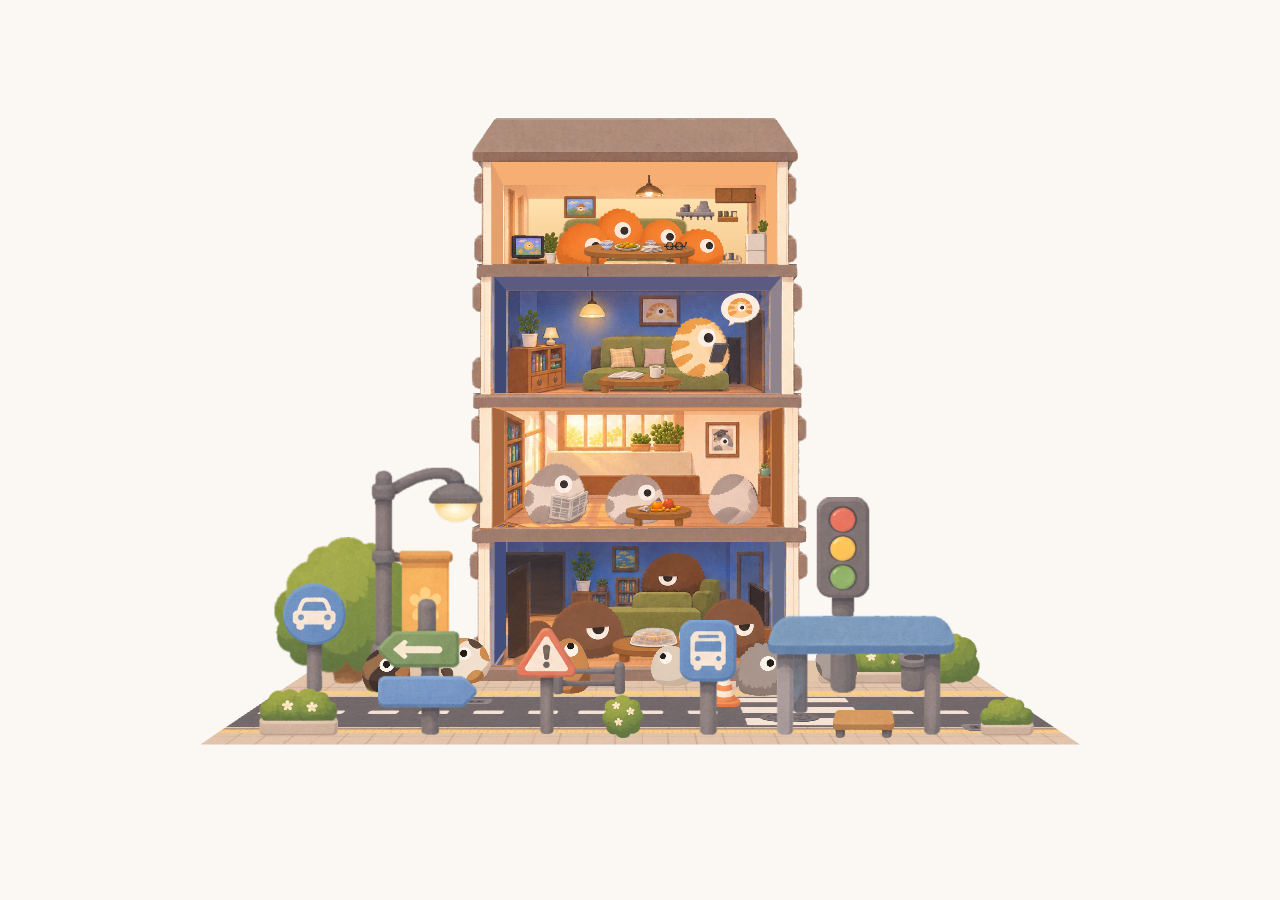
<file: ar-model.html>
<!DOCTYPE html>
<html lang="zh-TW">
<head>
<meta charset="UTF-8">
<meta name="viewport" content="width=device-width, initial-scale=1">
<title>家書 Jiashu｜公寓模型</title>
<style>
html, body { margin: 0; height: 100%; background: #FBF8F4; overflow: hidden; }
canvas { display: block; touch-action: none; }
</style>
<script type="importmap">{ "imports": { "three": "./vendor/three/three.module.js" } }</script>
</head>
<body>
<script type="module">
// 2.5D 公寓模型的預覽：拖曳旋轉；生物依 ?t 之外的時間做呼吸動畫
import * as THREE from 'three';
import { GLTFLoader } from './vendor/three/GLTFLoader.js';
import { OrbitControls } from './vendor/three/OrbitControls.js';

const q = new URLSearchParams(location.search);
const renderer = new THREE.WebGLRenderer({ antialias: true, alpha: true, preserveDrawingBuffer: true });
renderer.setPixelRatio(Math.min(devicePixelRatio, 2));
renderer.setSize(innerWidth, innerHeight);
document.body.appendChild(renderer.domElement);
const scene = new THREE.Scene();
const camera = new THREE.PerspectiveCamera(32, innerWidth / innerHeight, 0.05, 20);
const fit = () => (0.86 / Math.tan(THREE.MathUtils.degToRad(16))) * Math.max(1, 0.62 / (innerWidth / innerHeight));
const yaw = Number(q.get('yaw') || 0), pitch = Number(q.get('pitch') || 0), d = fit() + 1.5;
camera.position.set(Math.sin(yaw) * Math.cos(pitch) * d, Math.sin(pitch) * d, Math.cos(yaw) * Math.cos(pitch) * d);
const controls = new OrbitControls(camera, renderer.domElement);
controls.enableDamping = true;
controls.target.set(0, -0.14, 0.45);   // 看向建築與前方人行道的中心
camera.position.add(controls.target);
controls.minPolarAngle = 0.6; controls.maxPolarAngle = 2.5;
const creatures = [];
new GLTFLoader().load('assets/ar/apartment.glb', gltf => {
    gltf.scene.updateMatrixWorld(true);
    gltf.scene.traverse(o => {
        if (o.isMesh && o.material.map) o.material.map.anisotropy = 8;
        // 圖層彼此平行：固定依 z 由後往前畫，不能交給 three.js 依距離排序
        if (o.isMesh && o.material.transparent) o.renderOrder = new THREE.Box3().setFromObject(o).getCenter(new THREE.Vector3()).z * 1000;
        if (o.userData.kind === 'creature') creatures.push({ o, phase: creatures.length * 1.7 });
    });
    scene.add(gltf.scene);
    window.modelReady = true;
});
addEventListener('resize', () => { camera.aspect = innerWidth / innerHeight; camera.updateProjectionMatrix(); renderer.setSize(innerWidth, innerHeight); });
renderer.setAnimationLoop(t => {
    for (const { o, phase } of creatures) {
        const b = Math.sin(t / 700 + phase);
        o.scale.set(1 - b * 0.012, 1 + b * 0.022, 1);
    }
    controls.update();
    renderer.render(scene, camera);
});
</script>
</body>
</html>
</file>
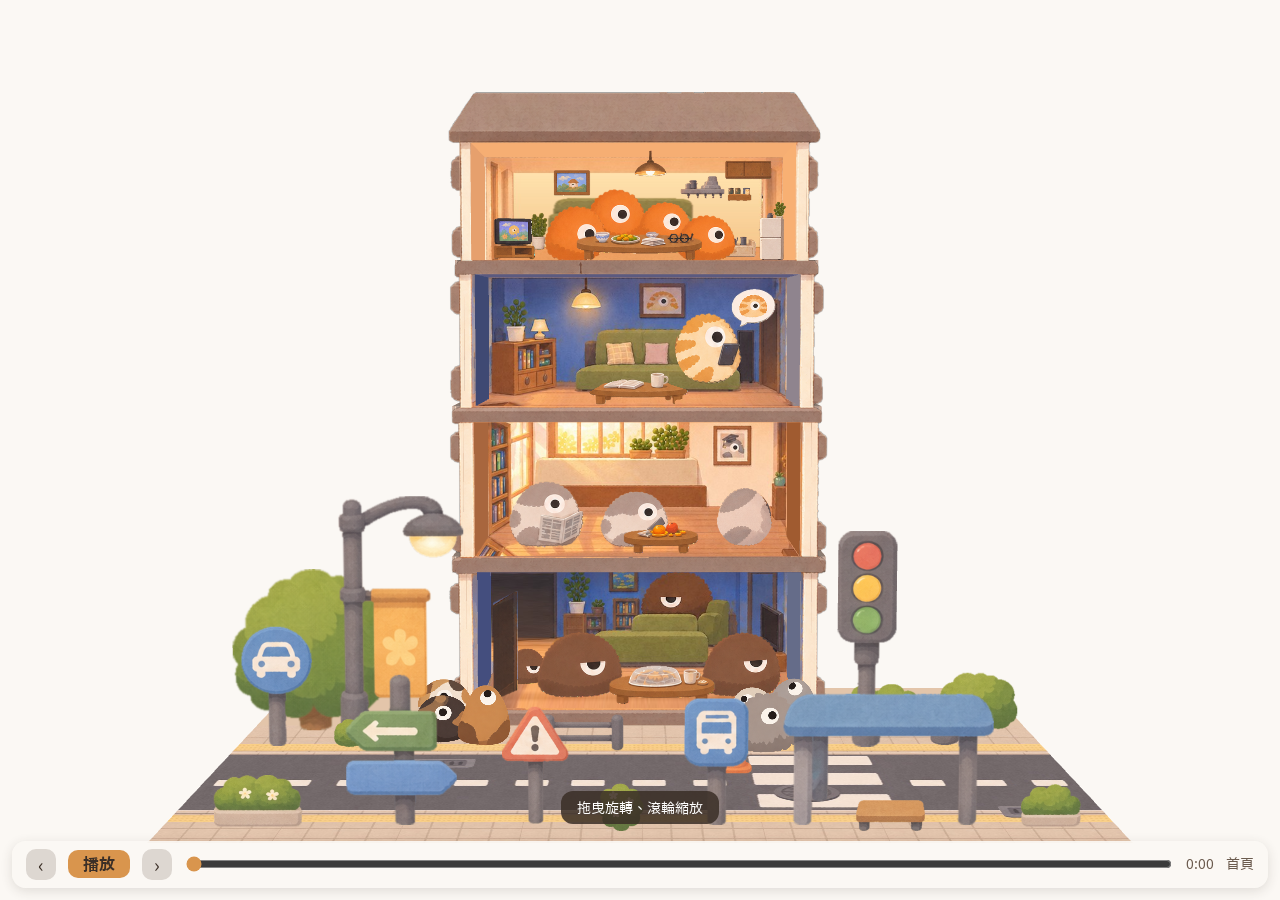
<file: ar-story.html>
<!DOCTYPE html>
<html lang="zh-TW">
<head>
<meta charset="UTF-8">
<meta name="viewport" content="width=device-width, initial-scale=1">
<title>家書 Jiashu｜子女長大以後，家由誰來帶動？</title>
<style>
@font-face { font-family: 'Taipei Sans TC Beta'; src: url('fonts/TaipeiSansTCBeta-Regular.ttf') format('truetype'); font-weight: 400; font-display: swap; }
@font-face { font-family: 'Taipei Sans TC Beta'; src: url('fonts/TaipeiSansTCBeta-Bold.ttf') format('truetype'); font-weight: 700; font-display: swap; }
:root { --ink: #3B2F27; --soft: #6B5B4E; --paper: #FBF8F4; --amber: #D9954D; --mist: #DDD7D1; --sand: #F3E6D2; }
html, body { margin: 0; height: 100%; overflow: hidden; background: var(--paper); color: var(--ink); font-family: 'Taipei Sans TC Beta', 'PingFang TC', sans-serif; }
body:not(.ar) canvas { position: fixed; inset: 0; display: block; }
body.ar, html:has(body.ar) { background: #000; }
#ar-stage { position: fixed; inset: 0; display: none; overflow: hidden; }
body.ar #ar-stage { display: block; }
#ar-gate { position: fixed; inset: 0; z-index: 20; display: flex; flex-direction: column; align-items: center; justify-content: center; gap: 14px; padding: 24px; background: var(--paper); text-align: center; }
#ar-gate[hidden], #ar-hint[hidden], #ar-start[hidden] { display: none; }
#ar-progress { width: min(320px, 80vw); height: 12px; border-radius: 6px; background: var(--mist); overflow: hidden; }
#ar-progress i { display: block; height: 100%; width: 0; background: var(--amber); border-radius: 6px; transition: width .15s; }
#ar-label { font-variant-numeric: tabular-nums; }
#ar-gate img { width: 150px; height: 150px; object-fit: contain; }
#ar-gate h1 { font-size: 1.5rem; margin: 0; }
#ar-gate p { margin: 0; color: var(--soft); line-height: 1.6; }
#ar-start { font: inherit; font-weight: 700; font-size: 1.1rem; border: none; background: var(--amber); color: var(--ink); border-radius: 12px; padding: 12px 28px; cursor: pointer; }
#ar-hint { position: fixed; left: 50%; top: 40%; transform: translateX(-50%); z-index: 10; background: rgba(251, 248, 244, .92); padding: 10px 18px; border-radius: 12px; font-weight: 700; white-space: nowrap; }
body.ar #note { color: #fff; text-shadow: 0 1px 3px #000; z-index: 10; }
body.ar #bar { z-index: 10; }
#bar:has(#reset:not([hidden])) #reset { position: fixed; right: 12px; bottom: 124px; z-index: 11; padding: 9px 14px; box-shadow: 0 3px 12px rgba(59, 47, 39, .2); }
#tip { position: fixed; left: 50%; bottom: 76px; transform: translateX(-50%); z-index: 11; max-width: calc(100vw - 32px); background: rgba(59, 47, 39, .86); color: #fff; padding: 9px 16px; border-radius: 12px; font-size: .9rem; white-space: nowrap; opacity: 0; transition: opacity .4s; pointer-events: none; }
#tip.on { opacity: 1; }
#ar-skip { font-weight: 700; color: var(--ink); background: var(--sand); border-radius: 12px; padding: 10px 22px; text-decoration: none; }
#to3d { display: none; color: var(--soft); font-size: .85rem; text-decoration: none; white-space: nowrap; }
body.ar #to3d { display: inline; }
@media (max-height: 480px) { #ar-gate { gap: 6px; padding: 10px; } #ar-gate img { width: 64px; height: 64px; } #ar-gate h1 { font-size: 1.15rem; } #ar-gate p { line-height: 1.35; font-size: .85rem; } #ar-gate img { display: none; } #ar-start, #ar-skip { padding: 7px 20px; font-size: .95rem; } }
.nav { font: inherit; font-size: 1.2rem; line-height: 1; border: none; background: var(--mist); color: var(--ink); border-radius: 10px; padding: 6px 12px; cursor: pointer; }
#reset { font: inherit; font-size: .82rem; border: none; background: var(--sand); color: var(--ink); border-radius: 10px; padding: 6px 10px; cursor: pointer; white-space: nowrap; }
#note { position: fixed; left: 16px; top: 12px; font-size: .78rem; color: var(--soft); opacity: 0; transition: opacity .4s; pointer-events: none; }
#note.on { opacity: 1; }
#bar { position: fixed; left: 12px; right: 12px; bottom: 12px; display: flex; align-items: center; gap: 12px; background: rgba(251, 248, 244, .92); padding: 8px 14px; border-radius: 14px; box-shadow: 0 3px 12px rgba(59, 47, 39, .14); }
#play { font: inherit; font-weight: 700; border: none; background: var(--amber); color: var(--ink); border-radius: 10px; padding: 6px 14px; cursor: pointer; min-width: 62px; }
#seek { flex: 1; accent-color: #D9954D; min-width: 0; }
#time { font-size: .85rem; color: var(--soft); font-variant-numeric: tabular-nums; }
#home { color: var(--soft); font-size: .85rem; text-decoration: none; white-space: nowrap; }
</style>
<script type="importmap">{ "imports": { "three": "./vendor/three/three.module.js", "three/addons/renderers/CSS3DRenderer.js": "./vendor/three/CSS3DRenderer.js" } }</script>
</head>
<body>
<div id="ar-stage"></div>
<div id="ar-gate" hidden>
    <img src="assets/cats/home-vr.webp" alt="">
    <h1>把手機對準海報</h1>
    <p>按下開始後允許使用相機，<br>公寓會從海報上長出來。</p>
    <div id="ar-progress" role="progressbar" aria-valuemin="0" aria-valuemax="100" aria-valuenow="0"><i></i></div>
    <p id="ar-label">載入中… 0%</p>
    <button id="ar-start" type="button" hidden>開啟相機</button>
    <a id="ar-skip" href="ar-story.html">不開相機，直接玩 3D 模型</a>
    <p id="ar-msg" role="status"></p>
</div>
<div id="ar-hint" hidden>請把鏡頭對準整張海報</div>
<div id="tip" role="status"></div>
<div id="note">插圖與動態為示意，非個別家庭資料；統計結果為關聯，不代表因果</div>
<div id="bar">
    <button class="nav" id="prev" type="button" aria-label="上一段">‹</button>
    <button id="play" type="button">暫停</button>
    <button class="nav" id="next" type="button" aria-label="下一段">›</button>
    <input id="seek" type="range" min="0" max="108" step="0.1" value="0" aria-label="播放進度">
    <span id="time">0:00</span>
    <button id="reset" type="button" hidden>回到導覽視角</button>
    <a id="to3d" href="ar-story.html">免相機</a>
    <a id="home" href="index.html#/">首頁</a>
</div>
<script>
// AR 的讀取進度：一打開網址就顯示，依實際下載的位元組計算（下載結果會留在瀏覽器快取，之後載入模組不必再抓）
(function () {
    if (!new URLSearchParams(location.search).has('ar')) return;
    document.getElementById('ar-gate').hidden = false;
    var bar = document.getElementById('ar-progress'), fill = bar.firstElementChild, label = document.getElementById('ar-label'), text = '載入中…';
    window.arProgress = function (p, t) {
        if (t !== undefined) text = t;
        var n = Math.round(p * 100);
        fill.style.width = n + '%'; bar.setAttribute('aria-valuenow', n);
        label.textContent = text ? text + ' ' + n + '%' : '';
    };
    var sizes = {"vendor/three/three.module.js": 1272972, "vendor/three/GLTFLoader.js": 108521, "vendor/three/utils/BufferGeometryUtils.js": 31906, "vendor/three/CSS3DRenderer.js": 7804, "vendor/mindar/mindar-image-three.prod.js": 385065, "vendor/mindar/controller-mGt1s8dJ.js": 2199370, "vendor/mindar/ui-fBadYuor.js": 4552, "assets/ar/apartment.glb": 3423132, "assets/ar/poster.mind": 888064, "story.js": 22715}, total = 0, got = {};
    Object.keys(sizes).forEach(function (f) { total += sizes[f]; got[f] = 0; });
    function update() {
        var sum = 0; Object.keys(got).forEach(function (f) { sum += Math.min(got[f], sizes[f]); });
        window.arProgress(sum / total * .9, '載入中…');     // 下載佔 90%，其餘是初始化
    }
    Object.keys(sizes).forEach(function (f) {
        fetch(f).then(function (r) {
            var reader = r.body.getReader();
            return (function pump() {
                return reader.read().then(function (d) {
                    if (d.done) { got[f] = sizes[f]; update(); return; }
                    got[f] += d.value.length; update(); return pump();
                });
            })();
        }).catch(function () { got[f] = sizes[f]; update(); });
    });
})();
</script>
<script type="module" src="story.js"></script>
</body>
</html>
</file>
